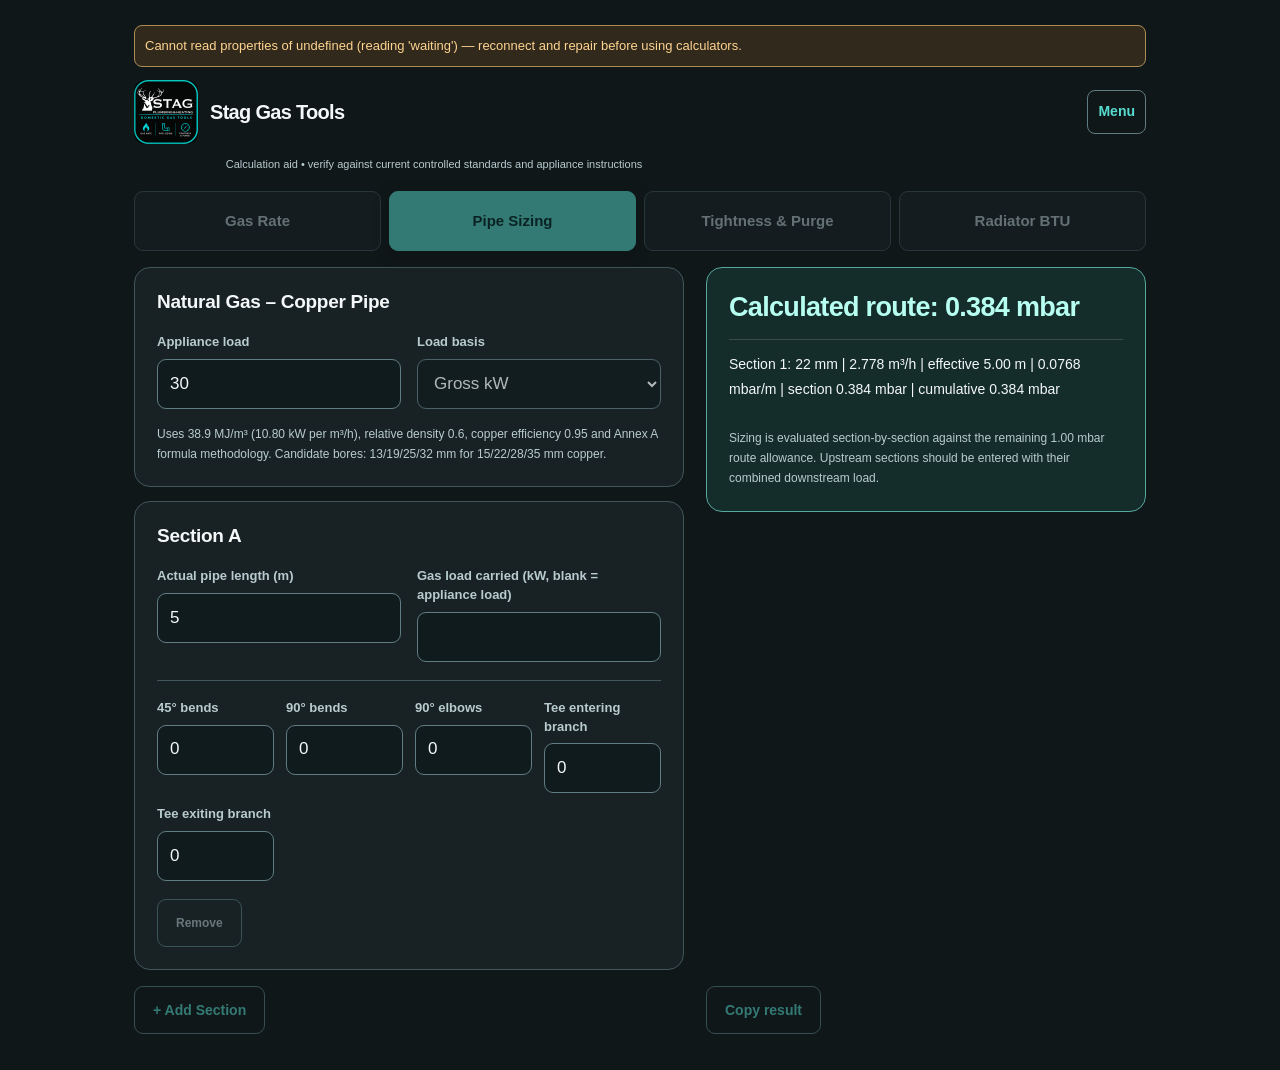
<file: index.html>
<!doctype html><html lang="en"><head><meta charset="utf-8"><meta name="viewport" content="width=device-width, initial-scale=1, viewport-fit=cover"><meta name="theme-color" content="#101719"><meta name="apple-mobile-web-app-capable" content="yes"><meta name="apple-mobile-web-app-title" content="Stag Gas Tools"><title>Stag Domestic Gas Tools — Offline</title><link rel="manifest" href="manifest.webmanifest"><link rel="apple-touch-icon" sizes="180x180" href="apple-touch-icon-stag-black-teal-20261019-180.png"><link rel="apple-touch-icon" sizes="167x167" href="apple-touch-icon-stag-black-teal-20261019-167.png"><link rel="apple-touch-icon" sizes="152x152" href="apple-touch-icon-stag-black-teal-20261019-152.png"><link rel="icon" type="image/png" sizes="32x32" href="favicon-stag-black-teal-20261019-32.png"><link rel="stylesheet" href="styles.css"><script defer src="bootstrap.js"></script></head><body><p id="appAlert" class="app-alert" role="status" hidden></p><header class="brand-header"><img class="branding-panel" src="[data-uri]" width="512" height="512" alt="Stag Plumbing & Heating — Domestic Gas Tools: Gas Rate, Pipe Sizing, Tightness & Purge"><h1>Stag Gas Tools</h1><p>Calculation aid • verify against current controlled standards and appliance instructions</p><details id="appMenu" class="app-menu"><summary id="menuLabel">Menu</summary><div class="app-menu-panel"><button id="btu-open" type="button" onclick="show('btu');document.getElementById('appMenu').open=false">Radiator BTU calculator</button><button id="checkUpdates" type="button">Check for updates</button><p id="updateStatus" role="status" aria-live="polite"></p><aside class="offline-status" aria-label="Offline readiness"><div class="status-line" role="status"><strong id="connection">Checking connection</strong><span id="readiness">Checking calculator integrity…</span></div><button id="update" hidden>Apply update and reopen</button><details><summary>Offline storage & reference information</summary><div class="status-actions"><button id="repair">Check / repair offline copy</button><button id="persist">Keep offline copy</button></div><small>Build: radiator-btu-20261020<br>References: approved-20261009-622952a27038<br>No job, customer, credential or input data is stored. Copied results stay in your clipboard.</small></details></aside></div></details><aside id="updateNotice" hidden role="status"><span>Update ready</span><button id="applyUpdateNow" type="button">Update app</button></aside></header><fieldset id="tools" disabled><nav class="tabs" aria-label="Choose a calculator"><button type="button" onclick="show('gasrate')" aria-controls="gasrate" aria-pressed="false"><span>Gas Rate</span><small>Timed meter test</small></button><button type="button" onclick="show('pipe')" aria-controls="pipe" aria-pressed="true"><span>Pipe Sizing</span><small>Copper pipe routes</small></button><button type="button" onclick="show('tight')" aria-controls="tight" aria-pressed="false"><span>Tightness & Purge</span><small>Installation test</small></button><button type="button" onclick="show('btu')" aria-controls="btu" aria-pressed="false"><span>Radiator BTU</span><small>Room heat-loss estimate</small></button></nav>
<section id="pipe" class="panel on"><div class="card"><h3>Natural Gas – Copper Pipe</h3><div class="grid"><div><label>Appliance load</label><input id="kw" type="number" step="0.1" value="30"></div><div><label>Load basis</label><select id="basis"><option value="gross">Gross kW</option><option value="net">Net kW (×1.1)</option></select></div></div><p class="small">Uses 38.9 MJ/m³ (10.80 kW per m³/h), relative density 0.6, copper efficiency 0.95 and Annex A formula methodology. Candidate bores: 13/19/25/32 mm for 15/22/28/35 mm copper.</p></div>
<div id="sections"></div><button onclick="addSection()">+ Add Section</button><div id="pipeResult" class="card"></div><button onclick="savePipe()">Copy result</button></section>
<section id="tight" class="panel"><div class="card"><h3>Automatic Installation Volume</h3><div class="grid"><div><label>Meter</label><select id="meter"><option>E6</option><option selected>U6</option><option>G4</option><option>U16</option><option>G10</option><option value="custom">Other / manufacturer value</option></select></div><div><label>Custom meter IV (litres)</label><input id="meterCustom" type="number" step="0.1" value="0"></div></div><div class="grid4 section"><div><label>15 mm (m)</label><input id="iv15" type="number" step="0.1" value="0"></div><div><label>22 mm (m)</label><input id="iv22" type="number" step="0.1" value="0"></div><div><label>28 mm (m)</label><input id="iv28" type="number" step="0.1" value="0"></div><div><label>35 mm (m)</label><input id="iv35" type="number" step="0.1" value="0"></div></div><p class="small">Pipe figures include the Edition 4 10% fittings allowance. For concealed pipework where size/length cannot be established, use the largest visible diameter for the estimated concealed run.</p></div>
<div class="card"><h3>Test details</h3><div class="grid"><div><label>Installation</label><select id="installType"><option value="existing">Existing appliances connected</option><option value="pipe">Pipework only / only new appliances</option></select></div><div><label>Gauge</label><select id="gauge"><option value="fluid">Fluid/water or electronic ≥2 dp</option><option value="1dp">Electronic 1 decimal place</option></select></div><div><label>Start pressure (mbar)</label><input id="startP" type="number" step="0.1" value="20"></div><div><label>End pressure after 2 min (mbar)</label><input id="endP" type="number" step="0.1" value="20"></div><div><label>Smell of gas reported?</label><select id="smell"><option value="no">No</option><option value="yes">Yes</option></select></div></div><button onclick="calcTight()">Calculate test</button><button onclick="show('gasrate')">Gas Rate</button></div><div id="tightResult" class="card"></div><button onclick="saveTight()">Copy result</button>
<div class="card small"><b>Edition 4 procedure reminders</b><br>Visual checks → ECV let-by at 7–10 mbar for 1 min → raise to relevant test pressure → 1 min stabilisation → adjust if necessary → 2 min test. Natural gas: where 20 mbar cannot be achieved, the procedure supplied for this tool allows a minimum 18 mbar test followed by the required operating-pressure checks. After a satisfactory test, reintroduce appliances and check disturbed joints/relevant isolated sections with LDF; there must be no smell of gas. Purge volume = 1.5 × IV.</div></section>
<section id="gasrate" class="panel">
<div class="card">
<h3>Natural Gas – Gas Rate</h3>
<div class="grid">
<div><label for="grMode">Meter type</label><select id="grMode"><option value="metric" selected>Metric (m³)</option><option value="imperial">Imperial (ft³)</option></select></div>
<div id="grMetricDuration"><label for="grDuration">Test duration</label><select id="grDuration"><option value="60">1 minute</option><option value="120" selected>2 minutes</option></select></div>
</div>
<p id="grMethod" class="small">Metric: run the countdown, then enter initial and final meter readings.</p>
<div id="grImperialFields" hidden>
<label for="grDialVolume">Test-dial volume for one full turn (ft³)</label>
<input id="grDialVolume" type="number" inputmode="decimal" min="0" step="any" aria-describedby="grDialHelp" placeholder="Read the test-dial marking">
<p id="grDialHelp" class="small">Enter the volume marked on the test dial. Time one full turn with Start / Stop. Do not use the meter register multiplier.</p>
</div>
<div id="grTimer" class="result" role="timer" aria-live="off" aria-label="Time remaining" style="text-align:center;font-size:36px;margin:12px 0">02:00</div>
<div class="row">
<button type="button" onclick="resetGasRate()">Reset</button>
<button type="button" id="grStart" onclick="startGasRate()">Start</button>
</div>
<div id="grMetricReadings">
<div class="grid">
<div><label for="grInitial">Initial meter reading (m³)</label><input id="grInitial" type="number" inputmode="decimal" min="0" step="0.001"></div>
<div><label for="grFinal">Final meter reading (m³)</label><input id="grFinal" type="number" inputmode="decimal" min="0" step="0.001"></div>
</div>
</div>
<button type="button" onclick="calcGasRate()">Calculate Gas Rate</button>
<div id="grResult" class="card" aria-live="polite"></div>
<button type="button" onclick="saveGasRate()">Copy result</button>
<p id="grBasis" class="small">Metric basis: CV 38.9 MJ/m³; net kW = gross kW ÷ 1.11. Calculation aid; compare with the appliance instructions.</p>
</div>
</section>
<section id="btu" class="panel" aria-label="Radiator BTU calculator"><fieldset id="btu-controls" disabled>
    
    <section id="btu-calculator" aria-labelledby="btu-toolTitle"><h2 id="btu-toolTitle">Radiator BTU calculator</h2><p class="btu-small">Enter actual room and construction details. Unknown essential information needs checking.</p>
      <p id="btu-draftLabel" class="btu-small">New room</p>
      <form id="btu-roomForm" class="btu-card" novalidate>
        <fieldset><legend>Room dimensions</legend>
          <div class="btu-grid"><div><label for="btu-roomName">Room name <span class="btu-small">(optional)</span></label><input id="btu-roomName" name="btu-name" maxlength="80" autocomplete="off" placeholder="e.g. Living room"></div><div><label for="btu-roomType">Room type <span class="btu-small">(optional)</span></label><select id="btu-roomType" name="btu-roomType"><option value="other">Other / not specified</option><option value="living">Living room</option><option value="bedroom">Bedroom</option><option value="kitchen">Kitchen</option><option value="bathroom">Bathroom</option></select></div>
          <div><label for="btu-unit">Dimension units</label><select id="btu-unit" name="btu-unit"><option value="m">Metres (m)</option><option value="ft">Feet (ft)</option></select></div><div><label for="btu-length">Length (<span data-btu-length-unit>m</span>)</label><input id="btu-length" name="btu-length" type="number" step="any" inputmode="decimal"></div><div><label for="btu-width">Width (<span data-btu-length-unit>m</span>)</label><input id="btu-width" name="btu-width" type="number" step="any" inputmode="decimal"></div><div><label for="btu-height">Height (<span data-btu-length-unit>m</span>)</label><input id="btu-height" name="btu-height" type="number" step="any" inputmode="decimal"></div></div>
          <p class="btu-small">Changing units converts existing dimensions and window area. Temperatures stay in °C; U-values stay in W/m²K.</p>
        </fieldset>
        <fieldset><legend>Exposed walls</legend><p class="btu-small">Select outside walls only. A/C follow length; B/D follow width. No compass direction is assumed.</p>
          <div class="btu-walls"><label class="btu-wall" for="btu-wallA"><input id="btu-wallA" type="checkbox"><span>A · length<small id="btu-wallLengthA">— m</small></span></label><label class="btu-wall" for="btu-wallB"><input id="btu-wallB" type="checkbox"><span>B · width<small id="btu-wallLengthB">— m</small></span></label><label class="btu-wall" for="btu-wallC"><input id="btu-wallC" type="checkbox"><span>C · length<small id="btu-wallLengthC">— m</small></span></label><label class="btu-wall" for="btu-wallD"><input id="btu-wallD" type="checkbox"><span>D · width<small id="btu-wallLengthD">— m</small></span></label></div>
          <label class="btu-check"><input name="btu-exposureConfirmed" type="checkbox">Wall selection is complete — including none if no wall is external.</label><p id="btu-wallGeometry" class="btu-small"></p>
          <label for="btu-wallPreset">Opaque external wall construction</label><select id="btu-wallPreset" name="btu-wallPreset"><option value="">Choose construction</option></select><div id="btu-wallCustom" hidden><label for="btu-wallCustomU">Known wall U-value (W/m²K)</label><input id="btu-wallCustomU" name="btu-wallCustomU" type="number" step="any" inputmode="decimal"></div><p class="btu-small">Required where an opaque external wall area remains. One wall construction applies to all selected exposed walls in this simple model.</p>
        </fieldset>
        <fieldset><legend>Windows</legend><label for="btu-windowMode">Windows in the selected exposed walls</label><select id="btu-windowMode" name="btu-windowMode"><option value="">Choose an option</option><option value="none">No windows — zero area</option><option value="area">Enter the combined window area</option></select>
          <div id="btu-windowInputs" hidden><label for="btu-windowArea">Total window area (<span data-btu-area-unit>m²</span>)</label><input id="btu-windowArea" name="btu-windowArea" type="number" step="any" inputmode="decimal"><p class="btu-small">Use area, not window width. It is subtracted once from the gross selected wall area.</p></div>
          <div id="btu-glazingSection" hidden><label for="btu-glazingPreset">Glazing</label><select id="btu-glazingPreset" name="btu-glazingPreset"><option value="">Choose glazing</option></select><div id="btu-glazingCustom" hidden><label for="btu-glazingCustomU">Known glazing U-value (W/m²K)</label><input id="btu-glazingCustomU" name="btu-glazingCustomU" type="number" step="any" inputmode="decimal"></div></div>
        </fieldset>
        <fieldset><legend>Below and above</legend><div class="btu-grid">
          <div><label for="btu-floorPreset">Floor / what is below</label><select id="btu-floorPreset" name="btu-floorPreset"><option value="">Choose a floor boundary</option></select><div id="btu-floorCustom" hidden><label for="btu-floorCustomU">Known floor U-value (W/m²K)</label><input id="btu-floorCustomU" name="btu-floorCustomU" type="number" step="any" inputmode="decimal"></div><label for="btu-floorAdjacent">Temperature below floor (°C)</label><div class="btu-adjacent"><input id="btu-floorAdjacent" name="btu-floorAdjacent" type="number" step="any"><button id="btu-floorOutside" type="button" class="btu-secondary">Use outside °C</button></div></div>
          <div><label for="btu-ceilingPreset">Ceiling / what is above</label><select id="btu-ceilingPreset" name="btu-ceilingPreset"><option value="">Choose a ceiling boundary</option></select><div id="btu-ceilingCustom" hidden><label for="btu-ceilingCustomU">Known ceiling U-value (W/m²K)</label><input id="btu-ceilingCustomU" name="btu-ceilingCustomU" type="number" step="any" inputmode="decimal"></div><label for="btu-ceilingAdjacent">Temperature above ceiling (°C)</label><div class="btu-adjacent"><input id="btu-ceilingAdjacent" name="btu-ceilingAdjacent" type="number" step="any"><button id="btu-ceilingOutside" type="button" class="btu-secondary">Use outside °C</button></div></div>
        </div><p class="btu-small">Enter the relevant adjacent temperature; do not silently treat every floor or ceiling as outdoors. The published heated-room example is 21°C, but the actual space may differ. “Use outside” is an explicit assumption you can edit.</p><p id="btu-groundNote" class="btu-small" hidden>Ground-floor simplification: this preset uses a declared U × area × temperature difference. It does not calculate soil/perimeter effects or establish a surveyed ground-floor heat loss.</p></fieldset>
        <p id="btu-activeAssumptions" class="btu-small">Current assumptions: room 21°C · outside −3°C · 0.5 air changes/h. Editable examples, not verified property facts.</p>
        <details class="btu-card"><summary>Temperatures and ventilation</summary><p class="btu-small">Visible starting examples: room 21°C, outside −3°C and 0.5 air changes per hour. These published assumptions are editable and are not verified property facts. The bathroom room-temperature example is 22°C.</p><div class="btu-grid"><div><label for="btu-inside">Desired room temperature (°C)</label><input id="btu-inside" name="btu-inside" type="number" step="any"></div><div><label for="btu-outside">Outside design temperature (°C)</label><input id="btu-outside" name="btu-outside" type="number" step="any"></div><div><label for="btu-ach">Air changes per hour</label><input id="btu-ach" name="btu-ach" type="number" step="any" inputmode="decimal"></div><div class="btu-actions"><button id="btu-roomTempExample" type="button" class="btu-secondary">Use room-type temperature example</button></div></div><p class="btu-small">Use a site-appropriate outside design temperature and infiltration/ventilation assumption. Zero air changes needs justification. Radiator flow/return water temperatures do not alter room heat loss.</p></details>
        <div class="btu-actions"><button type="submit">Calculate room estimate</button><button id="btu-saveRoom" type="button" disabled>Add room to schedule</button><button id="btu-newRoom" type="button" class="btu-secondary">Discard / new room</button></div>
      </form>
      <p id="btu-status" class="btu-status" role="status" aria-live="polite">Complete the room details, then calculate.</p><section id="btu-result" class="btu-card" aria-label="Current room estimate" hidden></section>
    </section>
    <section id="btu-rooms" class="btu-card" aria-labelledby="btu-roomsTitle"><h2 id="btu-roomsTitle">Room schedule</h2><div id="btu-roomList"></div><p id="btu-subtotal" class="btu-small"></p><button id="btu-copySummary" type="button" class="btu-secondary">Copy plain summary</button><div id="btu-copyPanel" hidden><label for="btu-copyText">Manual copy fallback</label><textarea id="btu-copyText" readonly></textarea></div><p class="btu-small">Editing a saved room excludes its old estimate until you calculate and save changes. Discard restores the saved version. This schedule is temporary and is lost on reload.</p></section>
    <details id="btu-sources" class="btu-card"><summary>Method, sources and limits</summary><p class="btu-small">Fabric: Σ(U × area × positive room/boundary temperature difference). Ventilation: 0.33 × air changes/h × room volume × positive room/outside temperature difference. Output conversion: 1 W = 3.412141633 BTU/h. No extra sizing margin is silently added.</p><ul id="btu-limitsList" class="btu-small"></ul><p class="btu-small">Construction and illustrative temperature/air-change presets: <a href="https://www.stelradprofessional.com/basic-heat-loss-calculator/" target="_blank" rel="noopener noreferrer">Stelrad basic heat-loss calculator</a>. Equations: <a href="https://www.stelrad.com/news-events/blog/how-to-calculate-the-heating-requirements-of-your-house/" target="_blank" rel="noopener noreferrer">Stelrad method</a> and <a href="https://www.cibsejournal.com/cpd/modules/2013-02/" target="_blank" rel="noopener noreferrer">CIBSE Journal published example</a>. These sources do not certify this estimate as a full domestic design. Toolstation informed input selection only; its hidden algorithm was not copied.</p></details>
  </fieldset></section>
</fieldset><dialog id="copyDialog"><h3>Copy result</h3><textarea id="copyResult" readonly aria-label="Calculation result"></textarea><button onclick="document.getElementById('copyDialog').close()">Close</button></dialog><noscript>JavaScript is required. Calculators are unavailable.</noscript><script>
(()=>{const tools=document.getElementById('tools');let sequence=0;
 const sync=()=>{for(const label of tools.querySelectorAll('label')){const control=label.nextElementSibling;if(control?.matches('input,select')){if(!control.id)control.id='labelled-control-'+(++sequence);label.htmlFor=control.id;}}
 for(const button of tools.querySelectorAll('.tabs button'))button.setAttribute('aria-pressed',String(document.getElementById(button.getAttribute('aria-controls'))?.classList.contains('on')));
 for(const panel of tools.querySelectorAll('.panel'))panel.setAttribute('aria-label',({'pipe':'Pipe Sizing','tight':'Tightness & Purge','gasrate':'Gas Rate','btu':'Radiator BTU calculator'})[panel.id]);};
 new MutationObserver(sync).observe(tools,{childList:true,subtree:true,attributes:true,attributeFilter:['class']});sync();})();
</script></body></html>
</file>
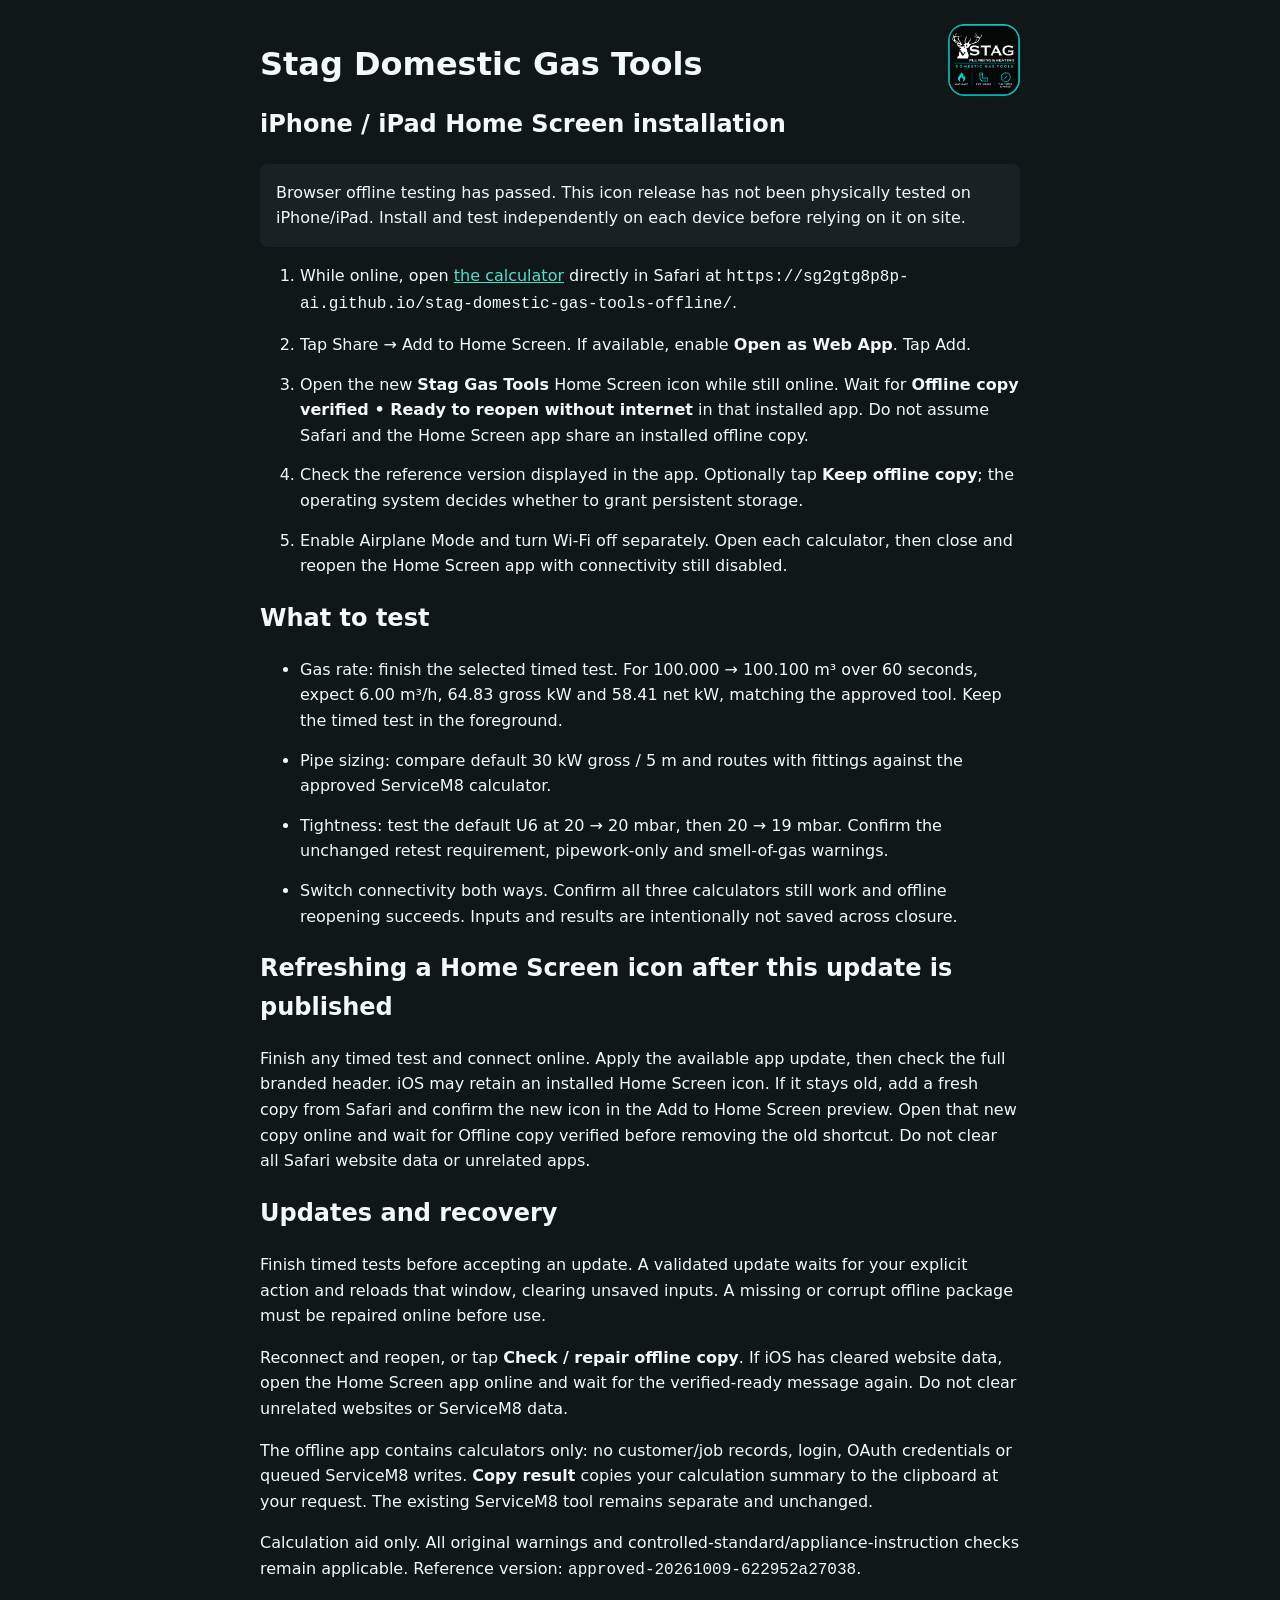
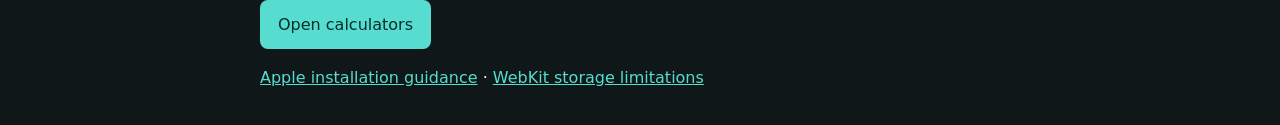
<file: install.html>
<!doctype html><html lang="en"><head><meta charset="utf-8"><meta name="viewport" content="width=device-width,initial-scale=1"><title>Install Stag Domestic Gas Tools</title><style>body{font:16px/1.6 system-ui;max-width:760px;margin:auto;padding:24px;background:#101719;color:#f4f8f8}h1{line-height:1.2}a{color:#56ddd0}li{margin-bottom:14px}.note{background:#182225;padding:16px;border-radius:8px}img{float:right;border-radius:12px}.button{display:inline-block;padding:12px 18px;background:#56ddd0;color:#062e2d;border-radius:8px;text-decoration:none}code{overflow-wrap:anywhere}</style><link rel="manifest" href="manifest.webmanifest"><link rel="apple-touch-icon" sizes="180x180" href="apple-touch-icon-stag-black-teal-20261019-180.png"><link rel="apple-touch-icon" sizes="167x167" href="apple-touch-icon-stag-black-teal-20261019-167.png"><link rel="apple-touch-icon" sizes="152x152" href="apple-touch-icon-stag-black-teal-20261019-152.png"><link rel="icon" type="image/png" href="favicon-stag-black-teal-20261019-32.png"></head><body><img src="icon-stag-black-teal-20261019-512.png" width="72" height="72" alt="Approved Stag Gas Tools icon"><h1>Stag Domestic Gas Tools</h1><h2>iPhone / iPad Home Screen installation</h2><p class="note">Browser offline testing has passed. This icon release has not been physically tested on iPhone/iPad. Install and test independently on each device before relying on it on site.</p><ol><li>While online, open <a href="./">the calculator</a> directly in Safari at <code>https://sg2gtg8p8p-ai.github.io/stag-domestic-gas-tools-offline/</code>.</li><li>Tap Share → Add to Home Screen. If available, enable <b>Open as Web App</b>. Tap Add.</li><li>Open the new <b>Stag Gas Tools</b> Home Screen icon while still online. Wait for <b>Offline copy verified • Ready to reopen without internet</b> in that installed app. Do not assume Safari and the Home Screen app share an installed offline copy.</li><li>Check the reference version displayed in the app. Optionally tap <b>Keep offline copy</b>; the operating system decides whether to grant persistent storage.</li><li>Enable Airplane Mode and turn Wi-Fi off separately. Open each calculator, then close and reopen the Home Screen app with connectivity still disabled.</li></ol><h2>What to test</h2><ul><li>Gas rate: finish the selected timed test. For 100.000 → 100.100 m³ over 60 seconds, expect 6.00 m³/h, 64.83 gross kW and 58.41 net kW, matching the approved tool. Keep the timed test in the foreground.</li><li>Pipe sizing: compare default 30 kW gross / 5 m and routes with fittings against the approved ServiceM8 calculator.</li><li>Tightness: test the default U6 at 20 → 20 mbar, then 20 → 19 mbar. Confirm the unchanged retest requirement, pipework-only and smell-of-gas warnings.</li><li>Switch connectivity both ways. Confirm all three calculators still work and offline reopening succeeds. Inputs and results are intentionally not saved across closure.</li></ul><h2>Refreshing a Home Screen icon after this update is published</h2><p>Finish any timed test and connect online. Apply the available app update, then check the full branded header. iOS may retain an installed Home Screen icon. If it stays old, add a fresh copy from Safari and confirm the new icon in the Add to Home Screen preview. Open that new copy online and wait for Offline copy verified before removing the old shortcut. Do not clear all Safari website data or unrelated apps.</p><h2>Updates and recovery</h2><p>Finish timed tests before accepting an update. A validated update waits for your explicit action and reloads that window, clearing unsaved inputs. A missing or corrupt offline package must be repaired online before use.</p><p>Reconnect and reopen, or tap <b>Check / repair offline copy</b>. If iOS has cleared website data, open the Home Screen app online and wait for the verified-ready message again. Do not clear unrelated websites or ServiceM8 data.</p><p>The offline app contains calculators only: no customer/job records, login, OAuth credentials or queued ServiceM8 writes. <b>Copy result</b> copies your calculation summary to the clipboard at your request. The existing ServiceM8 tool remains separate and unchanged.</p><p>Calculation aid only. All original warnings and controlled-standard/appliance-instruction checks remain applicable. Reference version: <code>approved-20261009-622952a27038</code>.</p><p><a class="button" href="./">Open calculators</a></p><p><a href="https://support.apple.com/en-lamr/guide/iphone/iphea86e5236/ios">Apple installation guidance</a> · <a href="https://webkit.org/blog/14403/updates-to-storage-policy/">WebKit storage limitations</a></p></body></html>
</file>
<file: styles.css>
:root{color-scheme:dark;--bg:#101719;--surface:#182225;--raised:#202d31;--ink:#f4f8f8;--muted:#b8cbce;--line:#40565b;--teal:#56ddd0;--deep:#073e3c;--amber:#ffd390;--red:#ffbdc2;font-family:-apple-system,BlinkMacSystemFont,'Segoe UI',sans-serif}*{box-sizing:border-box}body{margin:0 auto;max-width:1040px;padding:28px 24px max(32px,env(safe-area-inset-bottom));background:var(--bg);color:var(--ink);font-size:15px;line-height:1.55;-webkit-text-size-adjust:100%}fieldset{border:0;padding:0;margin:0;min-width:0}.brand-header{padding:4px 0 22px}.brand-top{display:flex;align-items:center;justify-content:space-between;gap:24px;margin-bottom:22px}.original-logo{width:190px;height:auto;filter:invert(1);display:block}.app-icon{width:56px;height:56px;border-radius:14px;box-shadow:0 0 0 1px var(--line)}.eyebrow{font-size:11px;letter-spacing:.15em;font-weight:750;color:var(--teal);margin:0 0 6px}.eyebrow:before{content:'';display:inline-block;width:7px;height:7px;border-radius:50%;background:var(--teal);margin-right:8px}h1{font-size:clamp(27px,4vw,38px);letter-spacing:-.035em;line-height:1.15;margin:0 0 10px;font-weight:750}.brand-header p{font-size:13px;color:var(--muted);max-width:600px;margin:0}h3{margin:0 0 18px;font-size:19px;line-height:1.3;letter-spacing:-.015em}.offline-status{border:1px solid var(--line);border-radius:14px;background:#152023;margin-bottom:20px;padding:12px 16px;font-size:12px}.status-line{display:flex;align-items:flex-start;gap:10px}.offline-status strong{display:inline-block;background:var(--deep);border:1px solid #4ca49e;color:#b6fff2;font-size:11px;padding:1px 7px;border-radius:6px;white-space:nowrap}.offline-status strong[data-offline=true]{background:#3a2f1b;border-color:#a7864b;color:var(--amber)}#readiness{color:var(--muted)}#readiness[data-state=blocked]{color:var(--red);font-weight:700}.offline-status details{margin-top:7px}.offline-status summary{color:var(--muted);cursor:pointer;min-height:44px;display:flex;align-items:center;gap:8px;font-size:12px}.offline-status summary:after{content:'+';font-size:18px;color:var(--teal)}.offline-status details[open] summary:after{content:'−'}.offline-status small{display:block;margin-top:12px;color:var(--muted);font-size:11px;overflow-wrap:anywhere}.status-actions{display:flex;flex-wrap:wrap;gap:8px}.status-actions button{font-size:12px}.tabs{display:grid;grid-template-columns:repeat(3,minmax(0,1fr));gap:10px;margin:0 0 22px}.tabs button{background:var(--surface);color:var(--muted);border-color:var(--line);padding:15px 10px;min-height:76px;line-height:1.3;text-align:left}.tabs span{display:block;font-size:16px;font-weight:750}.tabs small{display:block;font-size:11px;margin-top:5px;font-weight:500}.tabs button[aria-pressed=true]{background:var(--teal);border-color:var(--teal);color:#062e2d;box-shadow:0 4px 18px #0003}.panel{display:none}.panel.on{display:block}.card{border:1px solid var(--line);background:var(--surface);border-radius:16px;padding:22px;margin:14px 0;overflow-wrap:anywhere;min-width:0}.panel>.card:first-child{margin-top:0}.grid{display:grid;grid-template-columns:repeat(2,minmax(0,1fr));gap:16px}.grid4{display:grid;grid-template-columns:repeat(4,minmax(0,1fr));gap:12px}label{display:block;font-size:13px;font-weight:650;color:var(--muted);line-height:1.45;margin:0 0 7px}input,select,textarea{width:100%;min-height:50px;padding:12px;border:1px solid #617d83;border-radius:9px;background:#101b1e;color:var(--ink);font:500 17px/1.3 -apple-system,BlinkMacSystemFont,'Segoe UI',sans-serif}select{padding-right:8px}input:focus,select:focus,textarea:focus{border-color:var(--teal)}input:user-invalid{border-color:var(--red);box-shadow:0 0 0 1px var(--red)}button{min-height:48px;padding:12px 18px;border:1px solid var(--teal);border-radius:9px;background:var(--teal);color:#062e2d;font:700 14px/1.35 -apple-system,BlinkMacSystemFont,'Segoe UI',sans-serif;cursor:pointer;white-space:normal;transition:none}button:hover{background:#80e9df}button:active{background:#35c8bc}button:focus-visible,input:focus-visible,select:focus-visible,summary:focus-visible{outline:3px solid #93fff0;outline-offset:3px}button:disabled{opacity:.5;cursor:default}button[hidden]{display:none}.status-actions button,button[onclick^="save"],button[onclick^="reset"],button[onclick^="this.parent"],button[onclick="addSection()"]{background:transparent;color:var(--teal);border-color:#5c8589}.status-actions button:hover,button[onclick^="save"]:hover,button[onclick^="reset"]:hover{background:var(--deep)}.panel>button{margin:2px 8px 12px 0}.card>button{margin:18px 8px 0 0}#sections button{font-size:12px;color:var(--muted)}.result{font-size:27px;line-height:1.3;font-weight:750;letter-spacing:-.025em;margin-bottom:14px;font-variant-numeric:tabular-nums}.ok{background:#142d2b;border-color:#57a79c}.warn{background:#30291c;border-color:#ac8c51}.bad{background:#302124;border-color:#bd737e}.ok .result{color:#b7fff1}.warn .result{color:var(--amber)}.bad .result{color:var(--red)}.small{font-size:12px;color:var(--muted);line-height:1.65}.card p.small{margin:16px 0 0}.row{display:flex;gap:12px;align-items:end}.row>*{flex:1}.danger{font-weight:750;font-size:14px;line-height:1.6;padding:12px 14px;border-radius:8px;background:#0002}.warn .danger{color:#ffe1b0;border-left:3px solid var(--amber)}.bad .danger{color:#ffd6d9;border-left:3px solid var(--red)}.ok .danger{color:#c4fff4;border-left:3px solid var(--teal)}.section{border-top:1px solid var(--line);padding-top:18px;margin-top:18px}#pipeResult>div:not(.result){font-size:14px;line-height:1.75;padding:12px 0;border-top:1px solid #ffffff26}#tightResult>div:not(.result){font-size:14px;margin:9px 0}#grTimer{font-size:52px!important;line-height:1.2!important;color:var(--teal);padding:24px 0;margin:8px 0 18px!important;font-weight:750;font-variant-numeric:tabular-nums;letter-spacing:-.045em}#gasrate .row{margin-bottom:24px}#gasrate button[onclick="calcGasRate()"]{width:100%;margin-right:0}#grResult:empty{display:none}#grResult{background:#122e2c;border-color:#579f98;margin-top:22px}#grResult .grid4{gap:14px}#grResult .grid4>div{font-size:12px;color:#bcddd8;padding:8px 0}#grResult b{font-size:32px;letter-spacing:-.035em;line-height:1.2;color:#c5fff2;font-variant-numeric:tabular-nums}dialog{width:min(90vw,600px);padding:24px;border:1px solid var(--line);border-radius:16px;background:var(--surface);color:var(--ink)}dialog::backdrop{background:#000a}textarea{min-height:180px;font-size:14px;margin-bottom:16px}noscript{display:block;color:var(--red)}@media(min-width:900px){#pipe.on{display:grid;grid-template-columns:minmax(0,1.25fr) minmax(0,1fr);gap:0 22px;align-items:start}#pipe>.card:first-child{grid-column:1;grid-row:1}#sections{grid-column:1;grid-row:2}#sections>.card:first-child{margin-top:0}#pipe>button[onclick="addSection()"]{grid-column:1;grid-row:3;justify-self:start}#pipeResult{grid-column:2;grid-row:1 / span 2;margin-top:0;position:sticky;top:20px}#pipe>button[onclick="savePipe()"]{grid-column:2;grid-row:3;justify-self:start}#tight.on{display:grid;grid-template-columns:minmax(0,1fr) minmax(0,1fr);gap:0 22px;align-items:start}#tight>.card:first-child{grid-column:1;grid-row:1}#tight>.card:nth-child(2){grid-column:1;grid-row:2}#tightResult{grid-column:2;grid-row:1 / span 2;margin-top:0}#tight>button{grid-column:2;grid-row:3;justify-self:start}#tight>.card.small{grid-column:1 / -1;grid-row:4}#gasrate.on{max-width:820px;margin:auto}}@media(max-width:600px){body{padding:20px 16px max(28px,env(safe-area-inset-bottom))}.brand-top{margin-bottom:18px}.original-logo{width:172px}.app-icon{width:48px;height:48px;border-radius:12px}.brand-header{padding-bottom:18px}.brand-header p{font-size:12px}.tabs{gap:7px;margin-bottom:18px}.tabs button{padding:12px 8px;text-align:center;min-height:70px}.tabs span{font-size:13px}.tabs small{font-size:10px;line-height:1.4}.card{padding:18px;border-radius:14px}.grid,.grid4{gap:13px;grid-template-columns:repeat(2,minmax(0,1fr))}.offline-status{padding:10px 12px}.status-line{gap:8px;font-size:11px}.offline-status summary{font-size:11px}h3{font-size:18px}.result{font-size:25px}#grResult b{font-size:32px}select{font-size:16px}.section{padding-top:16px}.card>button{margin-right:4px}.small{font-size:12px}}@media(max-width:350px){body{padding-left:12px;padding-right:12px}.grid,.grid4{grid-template-columns:1fr}.tabs small{display:none}.tabs span{font-size:12px}.original-logo{width:155px}}@media(prefers-reduced-motion:reduce){button{transition:none}}@media(forced-colors:active){button[aria-pressed=true]{outline:3px solid Highlight}.danger{border:2px solid CanvasText}.original-logo{filter:none;background:white}} 

#update:not([hidden]){display:block;margin-top:12px;width:100%}

/* Approved full Option A branding; calculator presentation retained. */
.branding-panel{width:300px;max-width:100%;height:auto;display:block;margin:0 auto 16px}.brand-header p{text-align:center;margin:auto}.visually-hidden{position:absolute;width:1px;height:1px;padding:0;margin:-1px;overflow:hidden;clip-path:inset(50%);white-space:nowrap}

/* Compact working screen. Storage and reference details remain in the closed Menu. */
body{padding:12px 14px max(24px,env(safe-area-inset-bottom))!important}
.brand-header{display:grid!important;grid-template-columns:64px minmax(0,1fr) auto;align-items:center;gap:12px;padding:0 0 18px!important;position:relative}
.branding-panel{grid-column:1;width:64px!important;max-width:64px!important;height:64px!important;margin:0!important;display:block!important;border-radius:10px}
.brand-header h1{font-size:20px!important;margin:0!important;grid-column:2;grid-row:1;line-height:1.2!important}.brand-header>p{grid-column:1/-1;font-size:11px!important;margin:0!important}
.app-menu{grid-column:3;grid-row:1;position:relative}.app-menu>summary{padding:10px;border:1px solid #617d83;border-radius:8px;cursor:pointer;list-style:none;font-size:14px;font-weight:700;color:#56ddd0}
.app-menu-panel{position:absolute;right:0;top:48px;z-index:40;width:min(88vw,350px);max-height:78vh;overflow:auto;padding:14px;background:#182225;border:1px solid #617d83;border-radius:12px;box-shadow:0 10px 35px #0008}
.app-menu-panel>button{width:100%}.app-menu-panel .offline-status{margin:10px 0 0;padding:10px}.app-menu-panel #updateStatus{font-size:13px;line-height:1.4}.app-menu-panel #update{width:100%;margin-top:12px}
.app-alert{border:1px solid #ac8c51;background:#30291c;color:#ffd390;border-radius:8px;padding:10px;font-size:13px}.app-alert[hidden]{display:none}
.tabs{gap:8px;margin-bottom:16px}.tabs button{min-height:60px;padding:12px 8px;text-align:center}.tabs small{display:none}.tabs span{font-size:15px}
@media(max-width:360px){.brand-header{grid-template-columns:54px minmax(0,1fr) auto;gap:8px}.branding-panel{width:54px!important;height:54px!important}.brand-header h1{font-size:17px!important}.app-menu>summary{font-size:12px}}

#updateNotice{grid-column:1/-1;display:flex;align-items:center;justify-content:space-between;gap:12px;padding:12px;margin:12px 0;border:1px solid #56ddd0;border-radius:9px;background:#073e3c}#updateNotice[hidden]{display:none!important}#updateNotice button{background:#56ddd0;color:#082b2a;font-weight:700;flex-shrink:0;white-space:nowrap}

/* BTU panel integration: scoped UI only. Existing algorithms/update rules unchanged. */
.tabs{grid-template-columns:repeat(2,minmax(0,1fr))}
@media(min-width:700px){.tabs{grid-template-columns:repeat(4,minmax(0,1fr))}}
#btu h2{font-size:21px;line-height:1.25;margin:0 0 14px}#btu h3,#btu legend{font-size:17px;font-weight:700;margin:0 0 12px}#btu p{margin:8px 0 14px}#btu .btu-small{font-size:13px;color:var(--muted)}#btu .btu-card{background:var(--surface);border:1px solid var(--line);border-radius:14px;padding:18px;margin:14px 0;min-width:0}#btu fieldset{border:0;padding:0;margin:0 0 20px;min-width:0}#btu #btu-controls{margin:0}
#btu .btu-grid{display:grid;grid-template-columns:repeat(2,minmax(0,1fr));gap:14px}#btu .btu-grid>div,#btu .btu-grid>label{min-width:0}#btu label{display:block;color:var(--muted);font-size:14px;font-weight:600;margin-bottom:6px}#btu input,#btu select,#btu textarea{width:100%;min-width:0;min-height:50px;padding:12px;border:1px solid #617d83;border-radius:9px;background:#101b1e;color:var(--ink);font:inherit;font-size:16px}#btu input[type=checkbox]{width:24px;height:24px;min-height:24px;flex-shrink:0;accent-color:var(--teal)}
#btu button{min-height:48px;padding:12px 16px;border:1px solid var(--teal);border-radius:9px;background:var(--teal);color:#062e2d;font:700 15px/1.3 -apple-system,BlinkMacSystemFont,'Segoe UI',sans-serif;cursor:pointer;white-space:normal}#btu button.btu-secondary{background:transparent;color:var(--teal);border-color:#617d83}#btu button:disabled{opacity:.45;cursor:default}#btu button:focus-visible,#btu input:focus-visible,#btu select:focus-visible,#btu summary:focus-visible,#btu a:focus-visible{outline:3px solid #93fff0;outline-offset:3px}#btu a{color:var(--teal);overflow-wrap:anywhere}
#btu details>summary{min-height:48px;display:flex;align-items:center;cursor:pointer;color:var(--teal);font-weight:650}#btu details>summary:after{content:'+';margin-left:auto}#btu details[open]>summary:after{content:'−'}#btu [hidden]{display:none!important}#btu .btu-check{display:flex;align-items:center;gap:10px;min-height:48px;margin:6px 0}#btu .btu-walls{display:grid;grid-template-columns:repeat(2,minmax(0,1fr));gap:8px}#btu .btu-wall{display:flex;align-items:center;gap:10px;padding:12px;border:1px solid #617d83;border-radius:9px;min-height:68px}#btu .btu-wall span{display:block}#btu .btu-wall small{display:block;font-weight:400}
#btu .btu-actions{display:flex;gap:10px;flex-wrap:wrap;margin-top:14px}#btu .btu-actions>*{flex:1;min-width:120px}#btu .btu-status{color:var(--muted);font-size:14px;overflow-wrap:anywhere}#btu .btu-error{color:var(--red)}#btu .btu-metrics{display:grid;grid-template-columns:repeat(3,minmax(0,1fr));gap:10px}#btu .btu-metrics strong{display:block;font-size:clamp(20px,5vw,32px);line-height:1.3;color:var(--teal);font-variant-numeric:tabular-nums;overflow-wrap:anywhere}#btu .btu-metrics span{font-size:13px;color:var(--muted)}#btu .btu-room-row{border-top:1px solid var(--line);padding:14px 0}#btu .btu-room-row p{font-size:14px;margin:6px 0}
#btu table{width:100%;border-collapse:collapse;table-layout:fixed;font-size:11px}#btu th,#btu td{padding:8px 3px;border-bottom:1px solid var(--line);text-align:left;overflow-wrap:anywhere}#btu th:first-child{width:27%}#btu th:nth-child(2){width:24%}#btu ul{padding-left:20px}#btu li{margin:10px 0}#btu #btu-copyText{min-height:260px;font-size:14px}#btu .btu-adjacent{display:flex;gap:8px;align-items:end}#btu .btu-adjacent input{flex:1;min-width:0}#btu .btu-adjacent button{flex:0 0 96px;font-size:12px;padding:10px}#btu #btu-roomForm>.btu-actions button:first-child{flex-basis:100%}
@media(max-width:360px){#btu .btu-card{padding:14px}#btu .btu-grid{gap:10px}#btu .btu-metrics{gap:5px}#btu .btu-wall{padding:9px}#btu .btu-adjacent{flex-wrap:wrap}#btu .btu-adjacent button{flex-basis:100%}}@media(min-width:700px){#btu .btu-walls{grid-template-columns:repeat(4,minmax(0,1fr))}}
</file>
